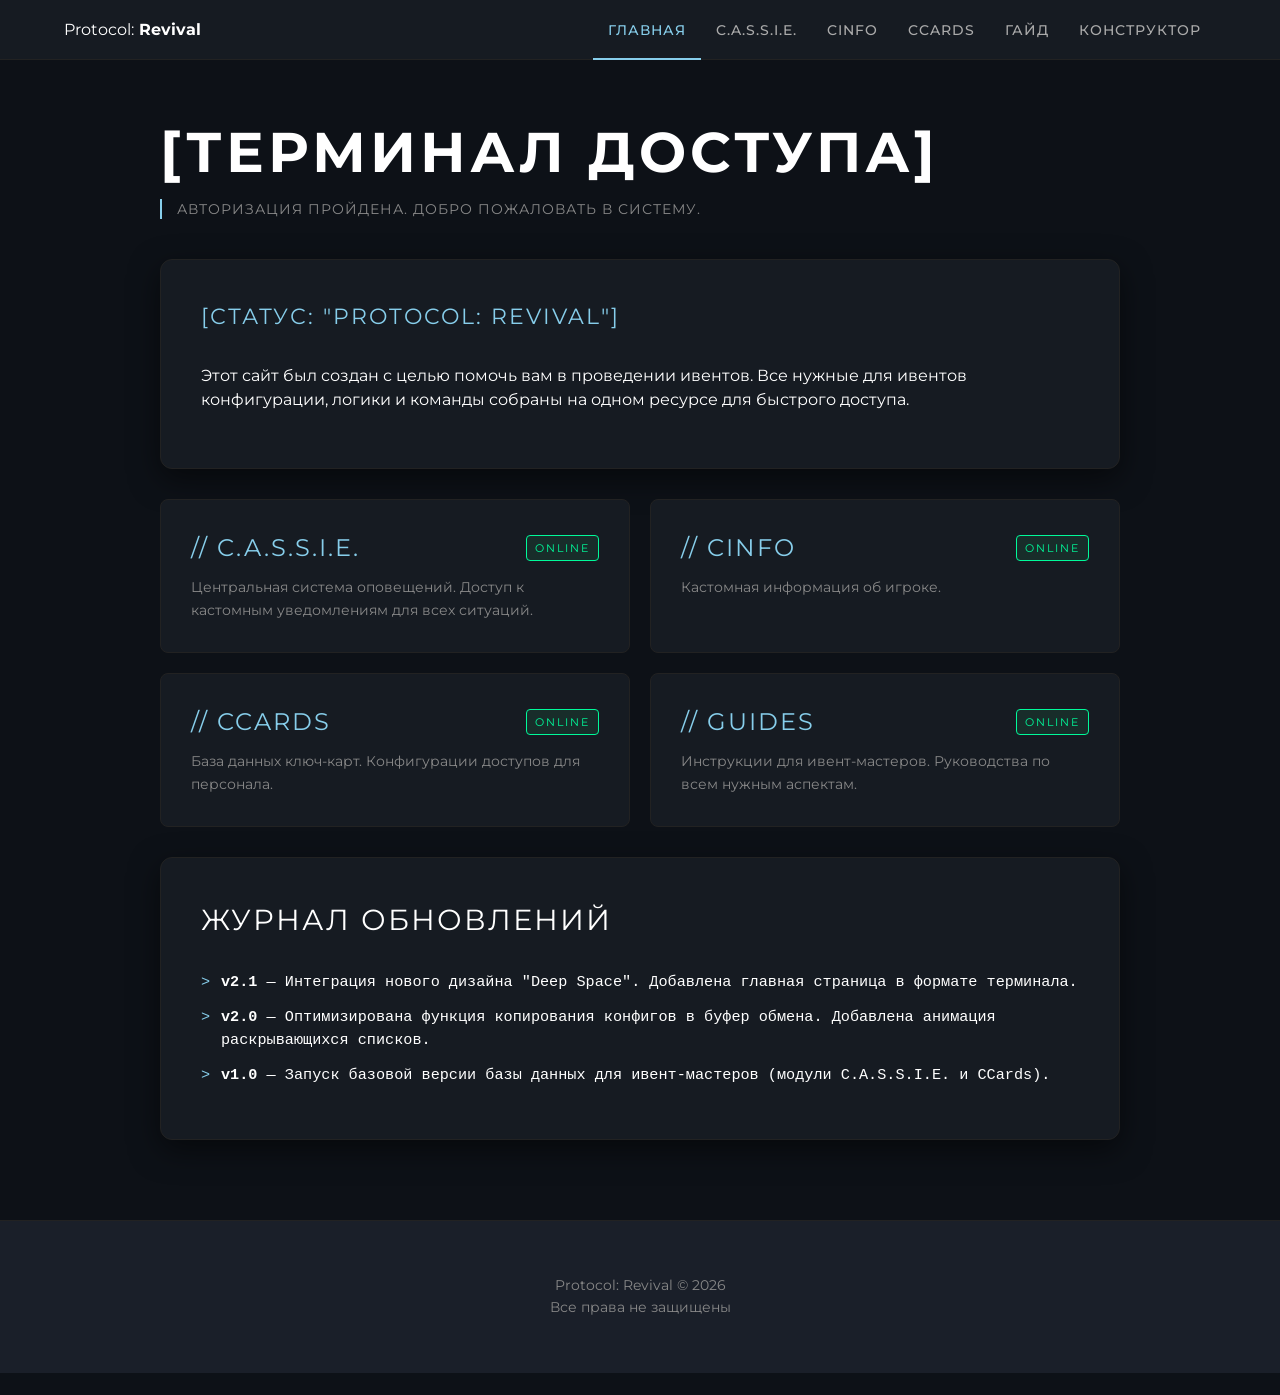
<file: index.html>
<!DOCTYPE html>
<html lang="ru">
<head>
    <meta charset="UTF-8">
    <meta name="viewport" content="width=device-width, initial-scale=1.0">
    <title>Терминал | Protocol: Revival</title>
    <link href="https://fonts.googleapis.com/css2?family=Oswald:wght@400;700&family=Montserrat:wght@400;500;700&display=swap" rel="stylesheet">
    <link rel="stylesheet" href="AStyle.css">
</head>
<body>

<header>
    <div class="logo">Protocol:<strong> Revival</strong></div>
    <nav>
        <a href="./" class="active">Главная</a>
        <a href="cassie.html">C.A.S.S.I.E.</a>
        <a href="cinfo.html">Cinfo</a>
        <a href="ccards.html">CCards</a> 
        <a href="guides.html">Гайд</a> 
        <a href="constructor.html">Конструктор</a>
    </nav>
</header>

<div class="container">
    <h1>[ТЕРМИНАЛ ДОСТУПА]</h1>
    <div class="instruction">Авторизация пройдена. Добро пожаловать в систему.</div>

    <div class="main-card">
        <div class="card-title" style="color: var(--accent); font-size: 1.4rem;">[СТАТУС: "Protocol: Revival"]</div>
        <p>Этот сайт был создан с целью помочь вам в проведении ивентов. Все нужные для ивентов конфигурации, логики и команды собраны на одном ресурсе для быстрого доступа.</p>
    </div>

    <div class="dashboard-grid">
        
        <a href="cassie.html" class="widget-card">
            <div class="widget-title">
                <span>// C.A.S.S.I.E.</span>
                <div class="status-badge">ONLINE</div>
            </div>
            <div class="widget-desc">Центральная система оповещений. Доступ к кастомным уведомлениям для всех ситуаций.</div>
        </a>

        <a href="cinfo.html" class="widget-card">
            <div class="widget-title">
                <span>// CINFO</span>
                <div class="status-badge">ONLINE</div>
            </div>
            <div class="widget-desc">Кастомная информация об игроке.</div>
        </a>

        <a href="ccards.html" class="widget-card">
            <div class="widget-title">
                <span>// CCARDS</span>
                <div class="status-badge">ONLINE</div>
            </div>
            <div class="widget-desc">База данных ключ-карт. Конфигурации доступов для персонала.</div>
        </a>

        <a href="guides.html" class="widget-card">
            <div class="widget-title">
                <span>// GUIDES</span>
                <div class="status-badge">ONLINE</div>
            </div>
            <div class="widget-desc">Инструкции для ивент-мастеров. Руководства по всем нужным аспектам.</div>
        </a>

    </div>

    <div class="main-card">
        <div class="card-title">Журнал обновлений</div>
        <ul class="changelog-list">
            <li><strong>v2.1</strong> — Интеграция нового дизайна "Deep Space". Добавлена главная страница в формате терминала.</li>
            <li><strong>v2.0</strong> — Оптимизирована функция копирования конфигов в буфер обмена. Добавлена анимация раскрывающихся списков.</li>
            <li><strong>v1.0</strong> — Запуск базовой версии базы данных для ивент-мастеров (модули C.A.S.S.I.E. и CCards).</li>
        </ul>
    </div>

</div>

<footer>
    <p>Protocol: Revival &copy; 2026<br>Все права не защищены</p>
</footer>

</body>
</html>
</file>
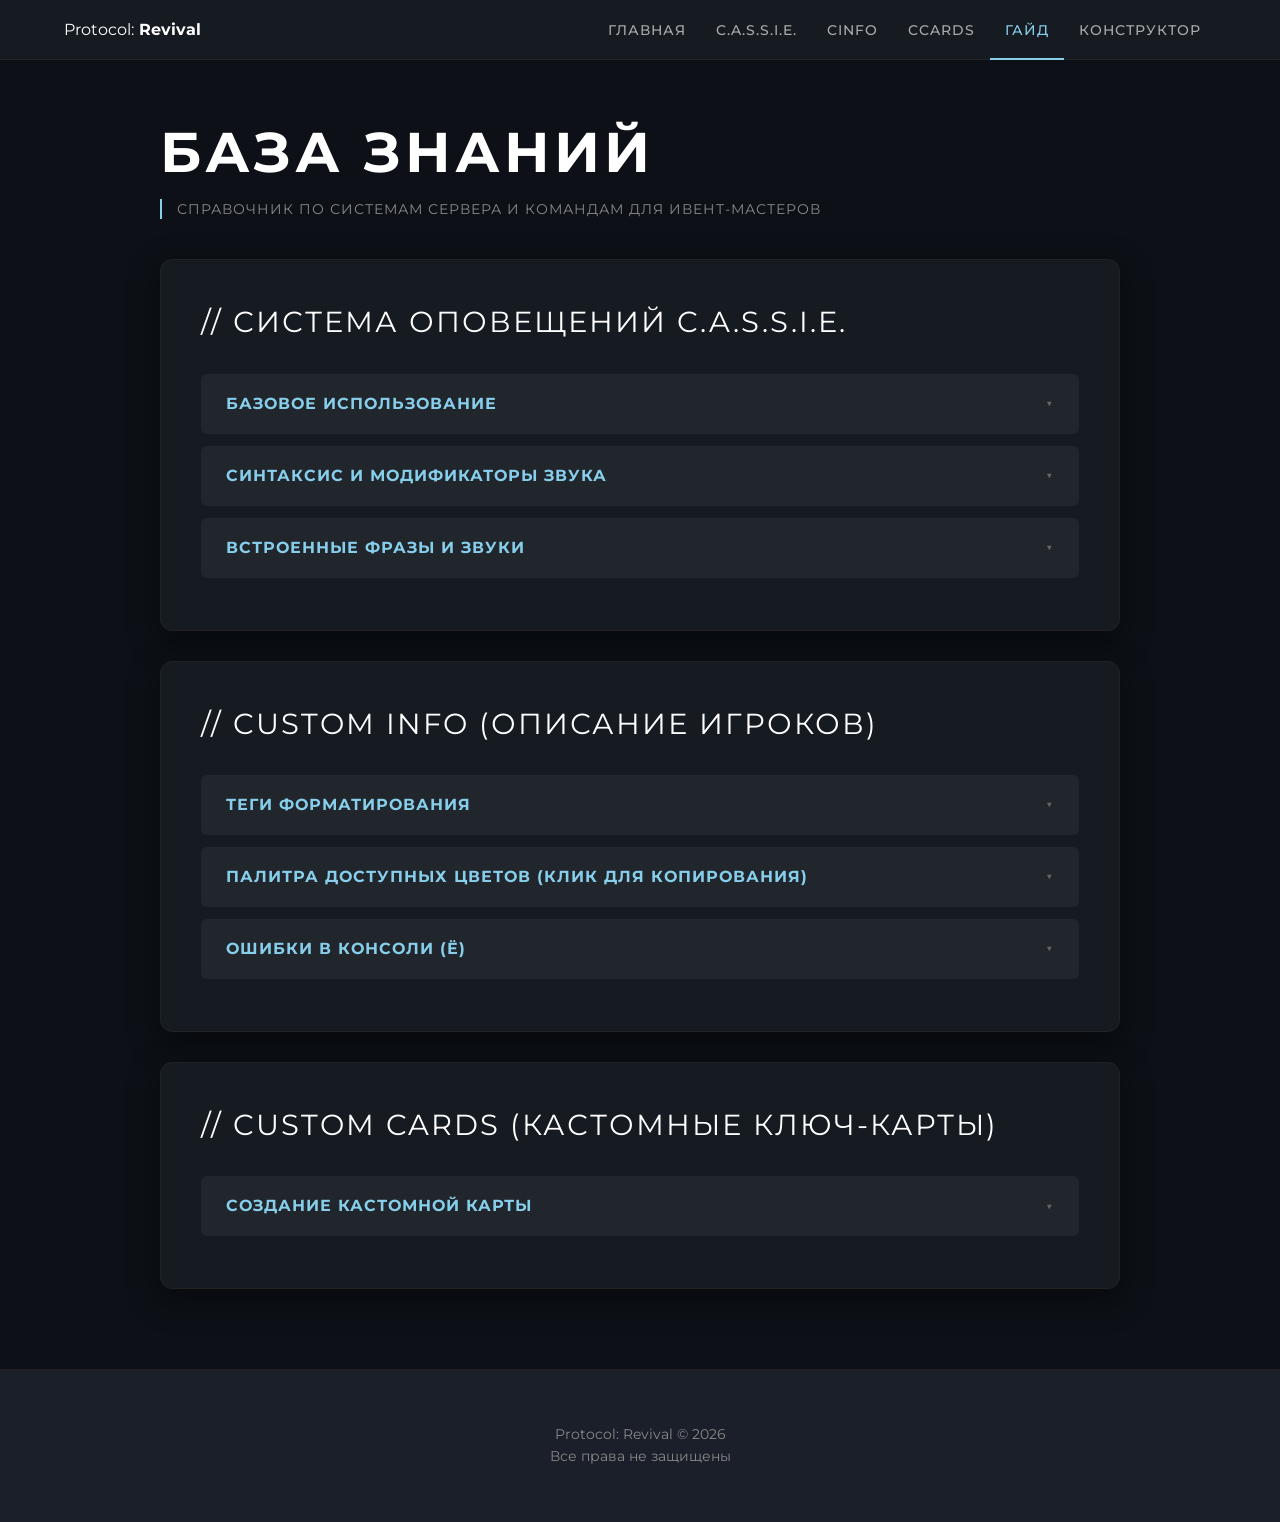
<file: guides.html>
<!DOCTYPE html>
<html lang="ru">
<head>
    <meta charset="UTF-8">
    <meta name="viewport" content="width=device-width, initial-scale=1.0">
    <title>Инструкции | Protocol: Revival</title>
    <link href="https://fonts.googleapis.com/css2?family=Oswald:wght@400;700&family=Montserrat:wght@400;500;700&display=swap" rel="stylesheet">
    <link rel="stylesheet" href="AStyle.css">
    
</head>
<body>

<header>
    <div class="logo">Protocol:<strong> Revival</strong></div>
    <nav>
        <a href="./">Главная</a>
        <a href="cassie.html">C.A.S.S.I.E.</a>
        <a href="cinfo.html">Cinfo</a>
        <a href="ccards.html">CCards</a> 
        <a href="guides.html" class="active">Гайд</a> 
        <a href="constructor.html">Конструктор</a>
    </nav>
</header>

<div class="container">
    <h1>База Знаний</h1>
    <div class="instruction">Справочник по системам сервера и командам для ивент-мастеров</div>

    <div class="main-card">
        <div class="card-title">// СИСТЕМА ОПОВЕЩЕНИЙ C.A.S.S.I.E.</div>
        
        <details class="accordion-item">
            <summary>Базовое использование</summary>
            <div class="button-group" style="flex-direction: column; align-items: flex-start; padding-top: 15px;">
                <p>Команда вводится через <code class="code-block">cassie</code>, слова разделяются пробелом. Кавычки не нужны, регистр не важен.</p>
                <div class="img-placeholder">
                    <img src="amnam.jpg" alt="Вид RA консоли">
                </div>
                <p><b>Очередь сообщений:</b> Размещение слов в разных командах заставит систему перезапускаться для каждого слова.</p>
                <ul>
                    <li>Неправильно: <code class="code-block">cassie hello</code> затем <code class="code-block">cassie world</code> (будет два раздельных запуска).</li>
                    <li>Правильно: <code class="code-block">cassie hello world</code></li>
                </ul>
                <div class="warning-box">
                    <b>ВНИМАНИЕ:</b> C.A.S.S.I.E., вызываемая этой командой, работает отдельно от системной (которая объявляет спавн МОГ). Кастомная команда воспроизводит любые доступные слова, игнорируя стандартную логику.
                </div>
            </div>
        </details>

        <details class="accordion-item">
            <summary>Синтаксис и Модификаторы звука</summary>
            <div class="button-group" style="flex-direction: column; align-items: flex-start; padding-top: 15px;">
                <p><b>1. Тихий старт (без начального гудка):</b><br>
                Используйте <code class="code-block">cassie_sl</code> (или _silent, _sn) вместо обычной команды.</p>

                <p><b>2. Заикание (Глитч):</b><br>
                Формат: <code class="code-block">jam_ЗАДЕРЖКА_КОЛИЧЕСТВО</code>. Задержка в формате 000, количество от 2 до 9.<br>
                Пример: <code class="code-block">cassie jam_040_9 hello world</code></p>

                <p><b>3. Паузы (Тишина):</b><br>
                Каждая точка, окруженная пробелами = 1 секунда тишины.<br>
                Пример: <code class="code-block">cassie hello . . world</code> (пауза 2 секунды).</p>

                <p><b>4. Изменение тональности (Pitch):</b><br>
                Формат: <code class="code-block">pitch_X.x</code> (десятичное число). По умолчанию стоит 1.<br>
                Пример: <code class="code-block">cassie pitch_0.5 hello pitch_2 world</code></p>
                
                <p><b>5. Окончания слов:</b><br>
                Множественное число: добавьте <code class="code-block">s, sh, ch, x, z</code> к слову.<br>
                Прошедшее время: добавьте <code class="code-block">d</code> к слову.</p>

                <button class="copy-btn btn-secondary" data-payload="clearcassie" style="margin-top: 10px;">Отменить текущее объявление (clearcassie)</button>
            </div>
        </details>

        <details class="accordion-item">
            <summary>Встроенные фразы и Звуки</summary>
            <div class="button-group" style="flex-direction: column; align-items: flex-start; padding-top: 15px;">
                <p>Фразы — это кодовые названия для длинных объявлений. Вот основные из них:</p>
                <ul class="changelog-list">
                    <li><b>.g1 / .g2 / .g3</b> — Различные системные гудки и сигналы.</li>
                    <li><b>.g6</b> — Звук объявления SCP-079 из Containment Breach.</li>
                    <li><b>Bell_Start / Bell_End</b> — Классические звуки начала и конца.</li>
                    <li><b>AllSecured</b> — "All SCP subjects have been secured."</li>
                    <li><b>MtfUnit</b> — "Mobile Task Force Unit"</li>
                    <li><b>NoSCPsLeft</b> — Оповещение об остаточной угрозе.</li>
                </ul>
                <p style="margin-top: 15px;"><b>Алфавит НАТО:</b> Вводится через префикс NATO_ (например, <code class="code-block">NATO_A</code>, <code class="code-block">NATO_B</code>).</p>
            </div>
        </details>
    </div>

    <div class="main-card">
        <div class="card-title">// CUSTOM INFO (ОПИСАНИЕ ИГРОКОВ)</div>
        
        <details class="accordion-item">
            <summary>Теги форматирования</summary>
            <div class="button-group" style="flex-direction: column; align-items: flex-start; padding-top: 15px;">
                <div class="warning-box">Максимальная длина текста — <b>400 символов</b>. У каждого тега обязательно должен быть закрывающий парный тег (например, &lt;/b&gt;).</div>
                <p>Доступные теги (пишите в формате &lt;тег&gt;):</p>
                <ul style="line-height: 2;">
                    <li><code class="code-block">&lt;size=Размер&gt;</code>Текст<code class="code-block">&lt;/size&gt;</code> — Размер шрифта</li>
                    <li><code class="code-block">&lt;b&gt;</code><b>Жирный текст</b><code class="code-block">&lt;/b&gt;</code></li>
                    <li><code class="code-block">&lt;i&gt;</code><i>Курсив</i><code class="code-block">&lt;/i&gt;</code></li>
                    <li><code class="code-block">&lt;color=#HEX&gt;</code>Цветной текст<code class="code-block">&lt;/color&gt;</code></li>
                </ul>
                <div class="img-placeholder">
                    Здесь можно показать скриншот того, как красиво оформленное CINFO выглядит в игре при наведении на игрока.
                </div>
            </div>
        </details>

        <details class="accordion-item">
            <summary>Палитра доступных цветов (Клик для копирования)</summary>
            <div class="button-group" style="padding-top: 15px;">
                <p style="width: 100%;">Цвета обязательно должны быть в формате HEX, а буквы в коде — <b>ЗАГЛАВНЫМИ</b>.</p>
                <div class="color-grid">
                    <button class="color-btn copy-btn" data-payload="#FF96DE"><div class="color-swatch" style="background: #FF96DE;"></div> Pink</button>
                    <button class="color-btn copy-btn" data-payload="#C50000"><div class="color-swatch" style="background: #C50000;"></div> Red</button>
                    <button class="color-btn copy-btn" data-payload="#FFFFFF"><div class="color-swatch" style="background: #FFFFFF;"></div> Default</button>
                    <button class="color-btn copy-btn" data-payload="#944710"><div class="color-swatch" style="background: #944710;"></div> Brown</button>
                    <button class="color-btn copy-btn" data-payload="#A0A0A0"><div class="color-swatch" style="background: #A0A0A0;"></div> Silver</button>
                    <button class="color-btn copy-btn" data-payload="#32CD32"><div class="color-swatch" style="background: #32CD32;"></div> Light Green</button>
                    <button class="color-btn copy-btn" data-payload="#DC143C"><div class="color-swatch" style="background: #DC143C;"></div> Crimson</button>
                    <button class="color-btn copy-btn" data-payload="#00B7EB"><div class="color-swatch" style="background: #00B7EB;"></div> Cyan</button>
                    <button class="color-btn copy-btn" data-payload="#00FFFF"><div class="color-swatch" style="background: #00FFFF;"></div> Aqua</button>
                    <button class="color-btn copy-btn" data-payload="#FF1493"><div class="color-swatch" style="background: #FF1493;"></div> Deep Pink</button>
                    <button class="color-btn copy-btn" data-payload="#FF6448"><div class="color-swatch" style="background: #FF6448;"></div> Tomato</button>
                    <button class="color-btn copy-btn" data-payload="#FAFF86"><div class="color-swatch" style="background: #FAFF86;"></div> Yellow</button>
                    <button class="color-btn copy-btn" data-payload="#FF0090"><div class="color-swatch" style="background: #FF0090;"></div> Magenta</button>
                    <button class="color-btn copy-btn" data-payload="#4DFFB8"><div class="color-swatch" style="background: #4DFFB8;"></div> Blue Green</button>
                    <button class="color-btn copy-btn" data-payload="#FF9966"><div class="color-swatch" style="background: #FF9966;"></div> Orange</button>
                    <button class="color-btn copy-btn" data-payload="#BFFF00"><div class="color-swatch" style="background: #BFFF00;"></div> Lime</button>
                    <button class="color-btn copy-btn" data-payload="#228B22"><div class="color-swatch" style="background: #228B22;"></div> Green</button>
                    <button class="color-btn copy-btn" data-payload="#50C878"><div class="color-swatch" style="background: #50C878;"></div> Emerald</button>
                    <button class="color-btn copy-btn" data-payload="#960018"><div class="color-swatch" style="background: #960018;"></div> Carmine</button>
                    <button class="color-btn copy-btn" data-payload="#727472"><div class="color-swatch" style="background: #727472;"></div> Nickel</button>
                    <button class="color-btn copy-btn" data-payload="#98FB98"><div class="color-swatch" style="background: #98FB98;"></div> Mint</button>
                    <button class="color-btn copy-btn" data-payload="#4B5320"><div class="color-swatch" style="background: #4B5320;"></div> Army Green</button>
                    <button class="color-btn copy-btn" data-payload="#EE7600"><div class="color-swatch" style="background: #EE7600;"></div> Pumpkin</button>
                </div>
            </div>
        </details>

        <details class="accordion-item">
            <summary>Ошибки в консоли (Ё)</summary>
            <div class="button-group" style="flex-direction: column; align-items: flex-start; padding-top: 15px;">
                <p><i>Все ошибки CINFO выводятся в клиентскую консоль. Обратите внимание, что туда попадают ошибки от всех игроков на сервере.</i></p>
                <ul class="changelog-list" style="margin-top: 10px;">
                    <li><b>Provided text has rich text tag...</b> — Использован запрещенный тег.</li>
                    <li><b>Doesn't match the PlayerCustomInfo regex</b> — Превышен лимит (400 символов) или есть незакрытые теги.</li>
                    <li><b>Invalid color</b> — Ошибка синтаксиса в написании HEX-кода.</li>
                    <li><b>This color is not from allowed list</b> — Введенного цвета нет в списке разрешенных.</li>
                </ul>
            </div>
        </details>
    </div>

    <div class="main-card">
        <div class="card-title">// CUSTOM CARDS (КАСТОМНЫЕ КЛЮЧ-КАРТЫ)</div>
        
        <details class="accordion-item">
            <summary>Создание кастомной карты</summary>
            <div class="button-group" style="flex-direction: column; align-items: flex-start; padding-top: 15px;">
                <p>На первый взгляд генерация карты кажется сложной, но достаточно использовать этот шаблон:</p>
                <button class="copy-btn btn-primary" data-payload="ckeycard 1 KeycardCustomTaskForce Deluxe_Private_Card 3 3 3 #EFC01A 000000 NAME 420 69 1" style="width: 100%; text-transform: none; font-family: monospace;">
                    ckeycard 1 KeycardCustomTaskForce Deluxe_Private_Card 3 3 3 #EFC01A 000000 NAME 420 69 1
                </button>
                
                <div class="img-placeholder">
                    Сюда нужно вставить картинку той самой черно-золотой карты из примера.
                </div>

                <p><b>Разбор команды по частям:</b></p>
                <ul style="line-height: 1.8;">
                    <li><b>1 (сразу после ckeycard):</b> Ваш Player ID. Узнать его можно в админ-панели (число перед вашим ником).</li>
                    <li><b>NAME:</b> Замените на нужное имя карты.</li>
                    <li><b>#EFC01A 000000:</b> HEX-коды цветов. Чтобы найти нужные цвета в игре, пропишите команду <code class="code-block">colors</code> в консоли.</li>
                    <li><b>3 3 3:</b> Уровни доступа. Первый — уровень Содержания, второй — уровень Оружейной, третий — Административный.</li>
                    <li><b>1 (в самом конце):</b> Ранг карты. 1 = Капитан (CPT), 2 = Сержант (SGT), 3 = Рядовой (PVT).</li>
                </ul>
            </div>
        </details>
    </div>

    </div>

<footer>
    <p>Protocol: Revival &copy; 2026<br>Все права не защищены</p>
</footer>

<script>
    // Универсальный скрипт копирования (работает и для обычных кнопок, и для палитры цветов)
    document.addEventListener('click', function(e) {
        // Ищем кнопку, даже если кликнули по квадратику цвета внутри нее
        const btn = e.target.closest('.copy-btn');
        if (!btn) return;
        
        if (btn.classList.contains('success')) return;

        const textToCopy = btn.getAttribute('data-payload');
        const originalHTML = btn.innerHTML; // Сохраняем внутренний HTML (чтобы вернуть квадратик цвета)

        navigator.clipboard.writeText(textToCopy).then(() => {
            btn.innerHTML = 'СКОПИРОВАНО!';
            btn.classList.add('success');
            
            // Если это кнопка цвета, добавляем ей зеленую обводку
            if(btn.classList.contains('color-btn')) {
                btn.style.borderColor = "var(--success)";
                btn.style.color = "var(--success)";
            }
            
            setTimeout(() => {
                btn.innerHTML = originalHTML;
                btn.classList.remove('success');
                if(btn.classList.contains('color-btn')) {
                    btn.style.borderColor = "";
                    btn.style.color = "";
                }
            }, 1200);
        });
    });
</script>

</body>
</html>
</file>
<file: AStyle.css>
/*DESOLATION PROJECT | DARK THEME*/

/* --- 1. ПЕРЕМЕННЫЕ (Цветовая палитра и настройки) --- */
:root {
    /* Цвета фона: Глубокий космос */
    --bg-page: #0d1117;         /* Чистый черный */
    --bg-card: #161b22;         /* Чуть заметная карточка */
    --bg-item: #21262d;         /* Элементы списка */
    --bg-item-hover: #30363d;   /* Наведение */
    
    /* Акценты: Небо и бледная роза */
    --accent: #87CEEB;          /* Небесно-голубой (Celestial Blue) */
    --accent-hover: #b0e0e6;    /* Более светлый голубой при наведении */
    --success: #00fa9a;         /* Холодный мятно-зеленый (подходит к голубому) */
    --justorng: #fff0f5;        /* Лавандово-розовый (почти белый) */
    
    /* Текст */
    --text-main: #ffffff;       /* Чистый белый текст */
    --text-muted: #888888;      /* Тусклый текст */
    
    /* Шрифты */
    --font-heading: 'Montserrat', sans-serif;
    --font-body: 'Montserrat', sans-serif;
}
    
/* --- 2. БАЗОВЫЕ НАСТРОЙКИ --- */
* {
    box-sizing: border-box; /* Чтобы отступы не ломали ширину блоков */
}

body { 
    font-family: var(--font-body); 
    margin: 0; 
    background-color: var(--bg-page); 
    color: var(--text-main); 
    line-height: 1.5;
    overflow-x: hidden;
}

/* --- 3. ШАПКА И НАВИГАЦИЯ --- */
header {
    padding: 0 5%; /* Убираем вертикальный padding здесь */
    background-color: var(--bg-card);
    border-bottom: 1px solid #222;
    display: flex;
    justify-content: space-between;
    align-items: center;
    height: 60px; /* Фиксируем высоту шапки для стабильности */
}

nav {
    display: flex;
    gap: 0; /* Убираем gap, заменим его на padding у ссылок для точности */
    height: 100%; /* Навигация занимает всю высоту шапки */
}

nav a { 
    position: relative; /* Нужно для привязки линии */
    text-decoration: none; 
    color: #aaa; 
    font-weight: 500; 
    text-transform: uppercase;
    font-size: 0.85rem;
    letter-spacing: 1px;
    padding: 0 15px; /* Отступы по бокам */
    height: 60px; /* Высота совпадает с header */
    display: flex;
    align-items: center; /* Центрируем текст по вертикали */
    transition: color 0.2s ease; 
}

/* Линия под текстом */
nav a::after {
    content: '';
    position: absolute;
    bottom: 0; /* Линия ровно на границе border-bottom шапки */
    left: 0;
    width: 0;
    height: 2px;
    background-color: #fff; /* Белая линия при наведении */
    transition: width 0.3s ease;
}

nav a:hover {
    color: #fff;
}

nav a:hover::after {
    width: 100%; /* Линия выезжает на всю ширину */
}

/* Состояние активной страницы */
nav a.active { 
    color: var(--accent); 
}

nav a.active::after {
    width: 100%;
    background-color: var(--accent); /* Линия активной страницы цветом акцента */
}

/* --- 4. ОСНОВНАЯ СЕТКА И ЗАГОЛОВКИ --- */
.container {
    max-width: 1000px;
    margin: 50px auto;
    padding: 0 20px;
}

h1 { 
    font-family: var(--font-heading); 
    font-size: 3.5rem; 
    letter-spacing: 4px;
    margin-bottom: 5px;
    text-transform: uppercase;
    color: #fff;
}

.instruction {
    color: var(--text-muted);
    text-transform: uppercase;
    font-size: 0.85rem;
    letter-spacing: 1px;
    margin-bottom: 40px;
    border-left: 2px solid var(--accent); 
    padding-left: 15px;
}

/* --- 5. КОНТЕЙНЕРЫ (КАРТОЧКИ) --- */
.main-card {
    background-color: var(--bg-card); 
    border: 1px solid #222;
    border-radius: 12px;
    padding: 40px;
    box-shadow: 0 10px 30px rgba(0,0,0,0.5);
    margin-bottom: 30px; 
}

.card-title {
    font-family: var(--font-heading);
    font-size: 1.8rem;
    margin-bottom: 30px;
    text-transform: uppercase;
    letter-spacing: 2px;
    color: #fff;
}

/* --- 6. АККОРДЕОНЫ (ВЫПАДАЮЩИЕ СПИСКИ) --- */
.accordion-item {
    background-color: var(--bg-item); 
    margin-bottom: 12px;
    border-radius: 6px;
    overflow: hidden;
    transition: background-color 0.2s;
}

.accordion-item:hover { 
    background-color: var(--bg-item-hover); 
}

summary {
    padding: 18px 25px;
    font-weight: 700;
    cursor: pointer;
    list-style: none; 
    display: flex;
    justify-content: space-between;
    align-items: center;
    color: var(--accent); 
    text-transform: uppercase;
    letter-spacing: 1px;
    outline: none; 
    user-select: none;
}

/* Доступность: рамка при навигации с клавиатуры (Tab) */
summary:focus-visible {
    box-shadow: inset 0 0 0 2px var(--accent);
}

/* Кастомная стрелочка */
summary::after {
    content: '▼';
    font-size: 0.7rem;
    color: #666;
    transition: transform 0.3s ease, color 0.3s ease;
}

details[open] summary::after { 
    transform: rotate(180deg); 
    color: var(--accent); 
}

summary::-webkit-details-marker { 
    display: none; /* Убираем стандартный маркер в Safari */
}

/* --- 7. КНОПКИ (СЕТКА ШАХМАТКОЙ) --- */
.button-group {
    display: flex;
    flex-wrap: wrap; /* Позволяет кнопкам прыгать на новую строку */
    gap: 15px;
    padding: 0 25px 25px 25px;
}

.copy-btn {
    /* Ширина кнопки = 50% минус половина отступа (15px/2) */
    flex: 1 1 calc(100% - 7.5px); 
    min-width: calc(100% - 7.5px);
    
    padding: 14px;
    border: none;
    border-radius: 4px;
    font-weight: 700;
    text-transform: uppercase;
    cursor: pointer;
    transition: all 0.2s ease;
    font-size: 0.85rem;
    letter-spacing: 1px;
    text-align: center;
}

/* Стилизация конкретных кнопок */
.btn-primary { 
    background-color: var(--accent); 
    color: #000; 
}
.btn-primary:hover { 
    background-color: var(--accent-hover); 
    transform: translateY(-1px); 
}

.btn-secondary { 
    background-color: #3b4252; 
    color: #fff; 
    border: 1px solid #2e3440; 
}
.btn-secondary:hover { 
    background-color: #2e3440; 
    transform: translateY(-1px); 
}

/* Успешное копирование */
.copy-btn.success { 
    background-color: var(--success) !important; 
    color: #fff !important; 
    border-color: var(--success); 
    transform: translateY(0);
}

/* --- 8. ПОДВАЛ --- */
footer {
    margin-top: 80px;
    padding: 40px 20px;
    background-color: #1a1f29;
    color: var(--text-muted);
    text-align: center;
    border-top: 1px solid #222;
    font-size: 0.9rem;
}

/* --- 9. АДАПТАЦИЯ ДЛЯ ТЕЛЕФОНОВ --- */
@media (max-width: 768px) {
    header { 
        flex-direction: column; 
        gap: 15px; 
        text-align: center; 
        padding: 20px; 
    }
    
    nav { 
        flex-wrap: wrap; 
        justify-content: center; 
    }
    
    .main-card { 
        padding: 25px 15px; 
    }
    
    h1 { 
        font-size: 2.2rem; 
    }
    
    summary { 
        padding: 15px; 
        font-size: 0.9rem; 
    }
    
    /* На телефонах кнопки выстраиваются в одну колонку (100% ширины) */
    .copy-btn {
        flex: 0 0 100%;
        min-width: 100%;
    }
}
/* Анимация списка */
/* 1. Создаем саму анимацию */
@keyframes slideDown {
    from {
        opacity: 0;
        transform: translateY(-15px); /* Начинаем чуть выше */
    }
    to {
        opacity: 1;
        transform: translateY(0);    /* Приплываем на место */
    }
}

/* 2. Применяем её только тогда, когда список открыт */
details[open] .button-group {
    animation: slideDown 0.4s cubic-bezier(0.4, 0, 0.2, 1); /* Плавная "кривая" скорости */
}

/* 3. Добавим плавности для самой стрелочки (бонус) */
summary::after {
    transition: transform 0.3s ease;
}

/* --- 10. ГЛАВНАЯ СТРАНИЦА (DASHBOARD) --- */
.dashboard-grid {
    display: grid;
    grid-template-columns: repeat(2, 1fr); /* Две колонки одинаковой ширины */
    gap: 20px;
    margin-bottom: 30px;
}

.widget-card {
    background-color: var(--bg-card);
    border: 1px solid #222;
    border-radius: 8px;
    padding: 30px;
    text-decoration: none;
    transition: all 0.3s ease;
    position: relative;
    overflow: hidden;
    display: flex;
    flex-direction: column;
}

.widget-card:hover {
    border-color: var(--accent);
    transform: translateY(-3px);
    box-shadow: 0 5px 20px rgba(71, 138, 201, 0.15); /* Голубое свечение */
    background-color: #161b26;
}

.widget-title {
    font-family: var(--font-heading);
    font-size: 1.5rem;
    color: #fff;
    text-transform: uppercase;
    letter-spacing: 2px;
    margin-bottom: 10px;
    display: flex;
    justify-content: space-between;
    align-items: center;
}

.widget-title span {
    color: var(--accent);
}

.widget-desc {
    color: var(--text-muted);
    font-size: 0.9rem;
    line-height: 1.6;
}

.status-badge {
    font-size: 0.7rem;
    padding: 4px 8px;
    border-radius: 4px;
    background-color: rgba(46, 204, 113, 0.1);
    color: var(--success);
    border: 1px solid var(--success);
}

.status-badge.restricted {
    background-color: rgba(224, 131, 0, 0.1);
    color: var(--justorng);
    border: 1px solid var(--justorng);
}

.changelog-list {
    list-style: none;
    padding: 0;
    margin: 0;
    color: var(--text-main);
}

.changelog-list li {
    margin-bottom: 12px;
    padding-left: 20px;
    position: relative;
    font-family: monospace; /* Консольный шрифт для патчноутов */
    font-size: 0.95rem;
}

.changelog-list li::before {
    content: '>';
    position: absolute;
    left: 0;
    color: var(--accent);
}

/* Адаптация сетки для телефонов */
@media (max-width: 768px) {
    .dashboard-grid {
        grid-template-columns: 1fr; /* Одна колонка на мобилках */
    }
}
/* --- 11. СТИЛИ ДЛЯ РУКОВОДСТВ (БАГИ, КОД, ЦВЕТА) --- */
.code-block {
    background-color: #000;
    color: var(--accent);
    padding: 4px 8px;
    border-radius: 4px;
    font-family: 'Courier New', monospace;
    font-size: 0.9rem;
    border: 1px solid #222;
    display: inline-block;
    margin: 5px 0;
}

.warning-box {
    border-left: 4px solid var(--accent-hover);
    background: rgba(224, 131, 0, 0.05);
    padding: 15px;
    margin: 15px 0;
    font-size: 0.85rem;
    color: #ccc;
}

.img-placeholder {
    width: 100%;
    height: 180px;
    background: rgba(0, 0, 0, 0.4);
    border: 2px dashed #333;
    border-radius: 8px;
    display: flex;
    align-items: center;
    justify-content: center;
    color: var(--text-muted);
    font-size: 0.9rem;
    margin: 15px 0;
    text-align: center;
    padding: 20px;
}

/* Сетка для палитры цветов */
.color-grid {
    display: grid;
    grid-template-columns: repeat(auto-fill, minmax(180px, 1fr));
    gap: 10px;
    margin-top: 15px;
    width: 100%;
}

.color-btn {
    display: flex;
    align-items: center;
    gap: 12px;
    background: #161b26;
    border: 1px solid #2d3545;
    padding: 10px;
    border-radius: 6px;
    cursor: pointer;
    color: #fff;
    transition: 0.2s;
    font-size: 0.85rem;
    font-family: monospace;
    text-align: left;
}

.color-btn:hover {
    border-color: var(--accent);
    background: #1f2532;
}

.color-swatch {
    width: 18px;
    height: 18px;
    border-radius: 4px;
    border: 1px solid rgba(255, 255, 255, 0.1);
}
/* --- СТИЛИ ДЛЯ КОНСТРУКТОРОВ --- */
.constructor-grid {
    display: grid;
    grid-template-columns: 1fr 1fr;
    gap: 20px;
}

@media (max-width: 768px) {
    .constructor-grid { grid-template-columns: 1fr; }
}

.input-group {
    margin-bottom: 15px;
}

.input-group label {
    display: block;
    font-family: var(--font-heading);
    font-size: 0.85rem;
    color: var(--accent);
    margin-bottom: 8px;
    text-transform: uppercase;
    letter-spacing: 1px;
}

.c-input, .c-select {
    width: 100%;
    padding: 10px 12px;
    background: #0d1117;
    border: 1px solid #2d3545;
    border-radius: 4px;
    color: #fff;
    font-family: var(--font-body);
    outline: none;
    transition: border-color 0.2s;
}

.c-input:focus, .c-select:focus {
    border-color: var(--accent);
}

/* Стильные переключатели (Сегментированные кнопки) */
.level-selector {
    display: flex;
    background: #0d1117;
    border: 1px solid #2d3545;
    border-radius: 4px;
    overflow: hidden;
}

.level-selector input[type="radio"] {
    display: none; /* Прячем стандартные кружочки радиокнопок */
}

.level-selector label {
    flex: 1;
    text-align: center;
    padding: 8px 0;
    color: var(--text-muted);
    cursor: pointer;
    border-right: 1px solid #2d3545;
    font-weight: 700;
    font-family: var(--font-body);
    transition: all 0.2s ease;
}

.level-selector label:last-child {
    border-right: none;
}

/* Состояние, когда кнопка нажата */
.level-selector input[type="radio"]:checked + label {
    background: var(--accent);
    color: #000;
}

.result-box {
    grid-column: 1 / -1; /* Растягиваем на всю ширину */
    background: #000;
    padding: 20px;
    border: 1px solid var(--accent);
    border-radius: 6px;
    margin-top: 10px;
}

.result-command {
    font-family: 'Courier New', monospace;
    color: var(--success);
    word-break: break-all;
    margin-bottom: 15px;
    font-size: 1.1rem;
    line-height: 1.4;
}
</file>
